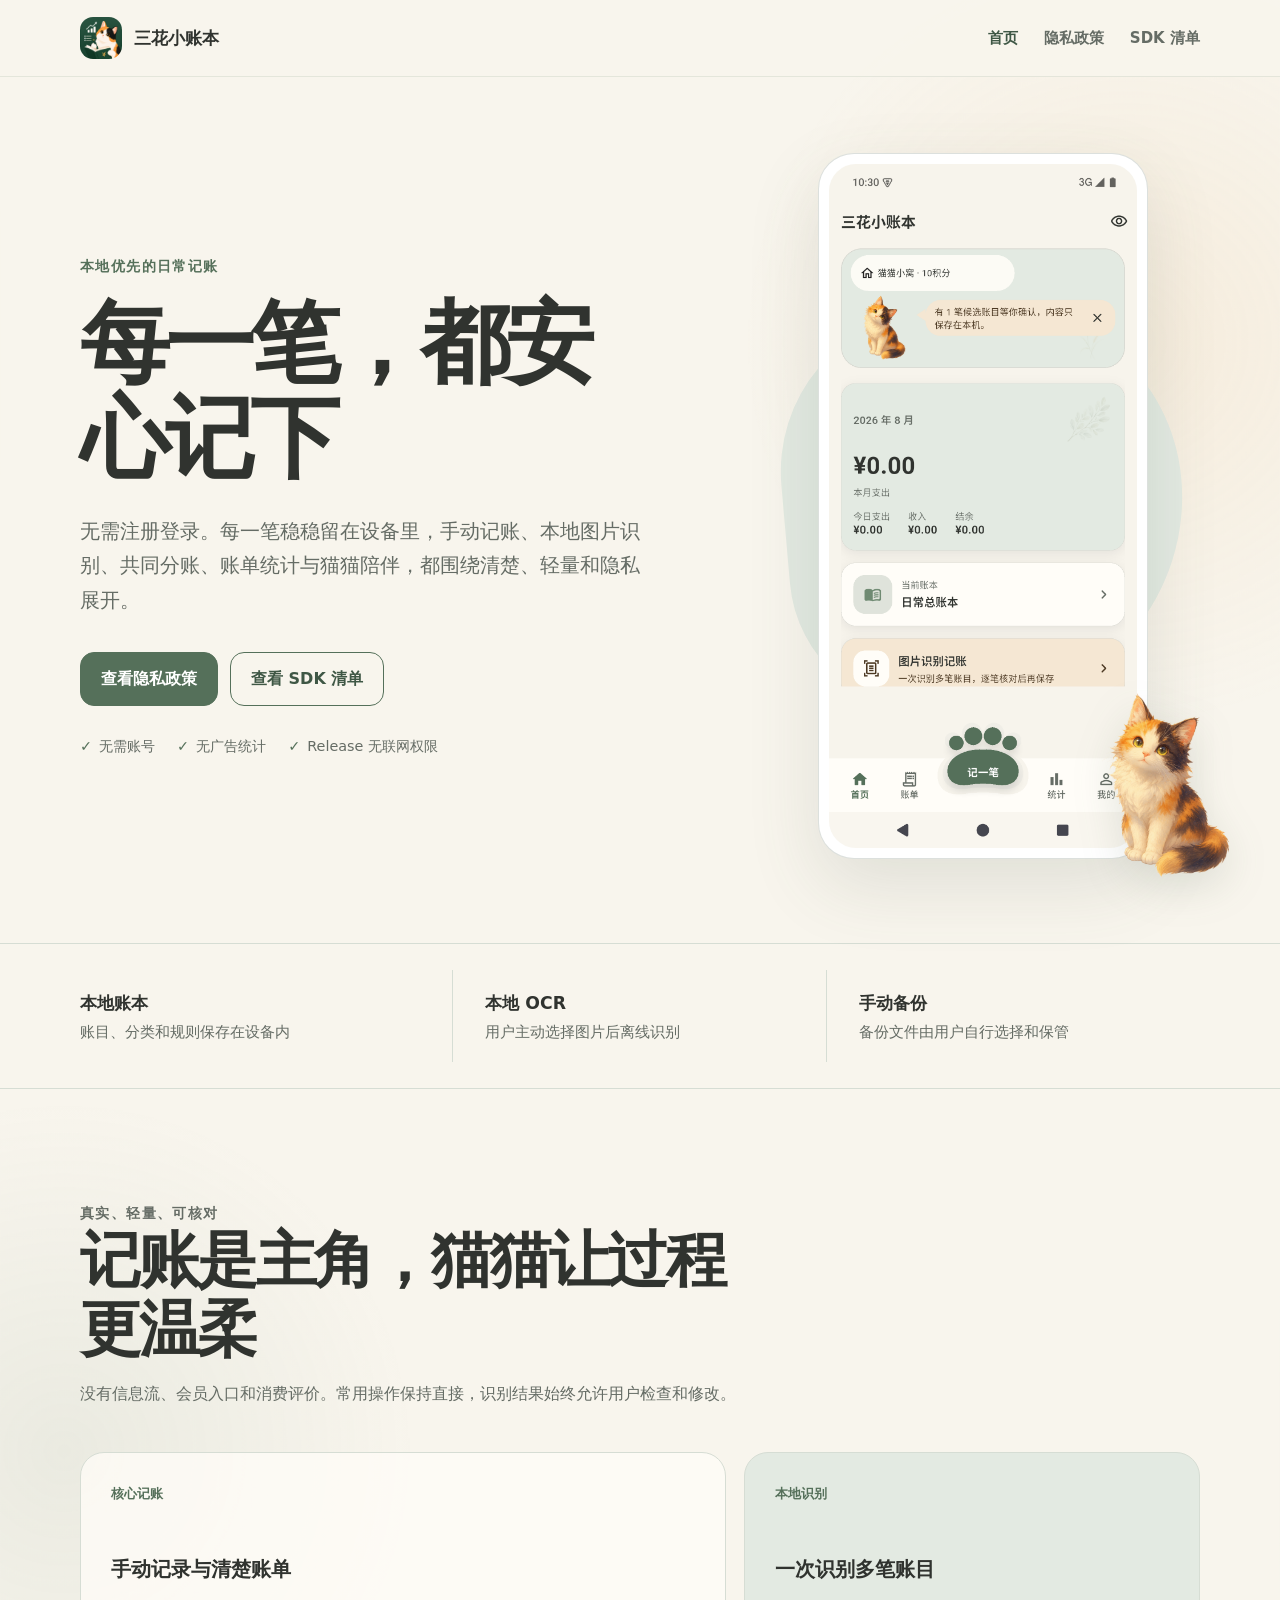
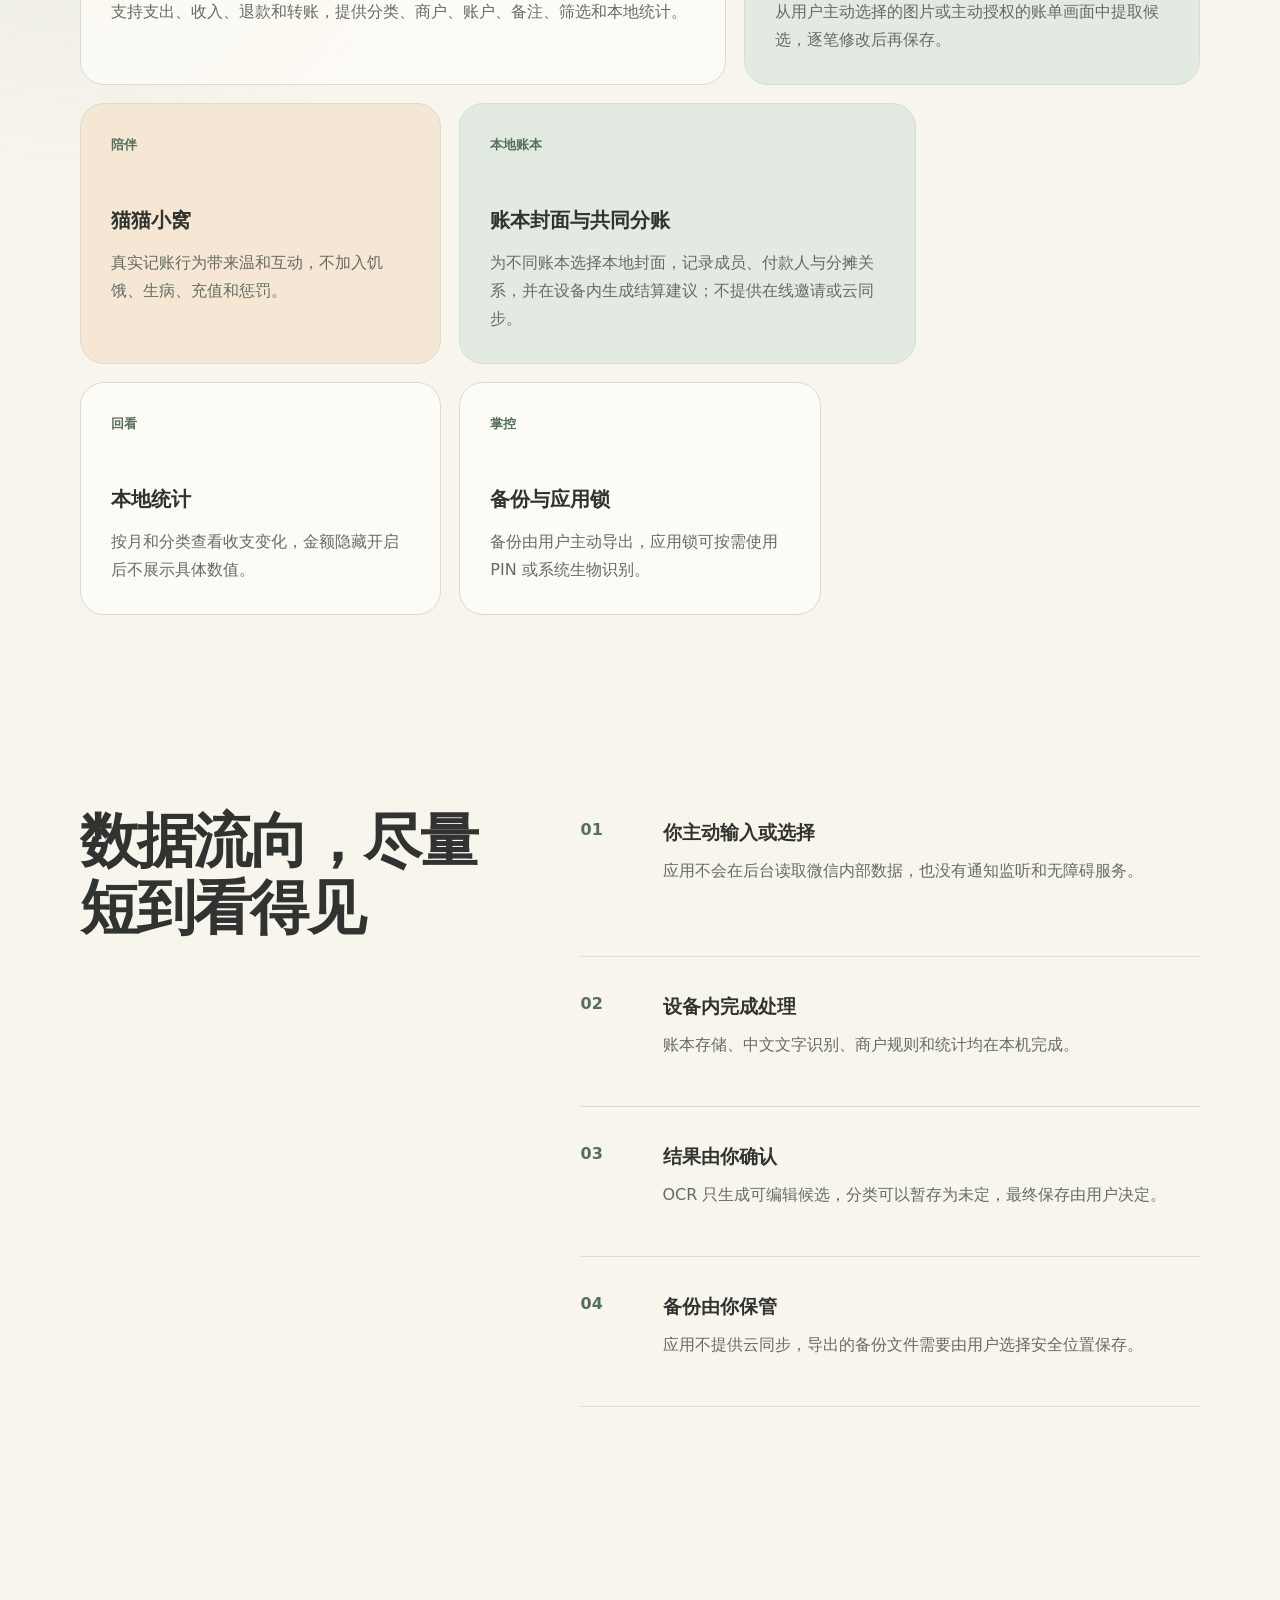
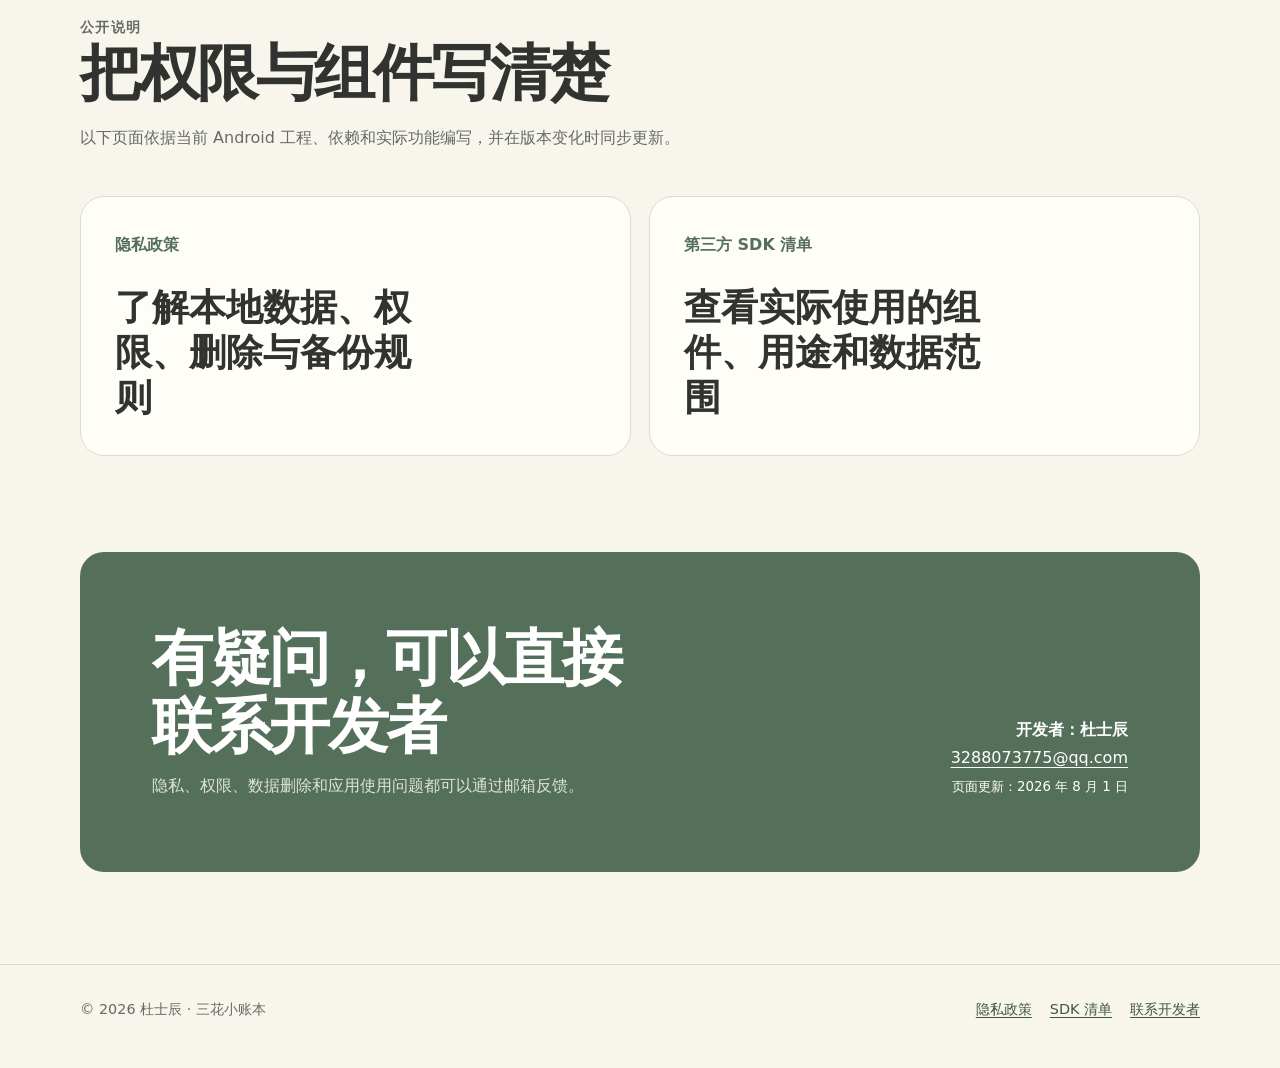
<file: index.html>
<!doctype html>
<html lang="zh-CN">
  <head>
    <meta charset="utf-8">
    <meta name="viewport" content="width=device-width, initial-scale=1">
    <meta name="description" content="三花小账本是一款无需注册、本地优先、支持图片识别、共同分账和三花猫陪伴的 Android 日常记账应用。">
    <meta name="theme-color" content="#55705A">
    <title>三花小账本｜本地优先的日常记账应用</title>
    <link rel="icon" href="favicon.png">
    <link rel="stylesheet" href="styles.css">
  </head>
  <body>
    <a class="skip-link" href="#main">跳到主要内容</a>
    <header class="site-header">
      <nav class="nav" aria-label="主要导航">
        <a class="brand" href="index.html" aria-current="page">
          <img src="assets/app-icon.png" alt="">
          <span>三花小账本</span>
        </a>
        <ul class="nav-links">
          <li><a href="index.html" aria-current="page">首页</a></li>
          <li><a href="privacy.html">隐私政策</a></li>
          <li><a href="sdk.html">SDK 清单</a></li>
        </ul>
      </nav>
    </header>

    <main id="main">
      <section class="page hero">
        <div class="hero-copy">
          <p class="eyebrow">本地优先的日常记账</p>
          <h1>每一笔，都安心记下</h1>
          <p class="hero-lead">无需注册登录。每一笔稳稳留在设备里，手动记账、本地图片识别、共同分账、账单统计与猫猫陪伴，都围绕清楚、轻量和隐私展开。</p>
          <div class="actions">
            <a class="button" href="privacy.html">查看隐私政策</a>
            <a class="button secondary" href="sdk.html">查看 SDK 清单</a>
          </div>
          <ul class="trust-line" aria-label="隐私特点">
            <li>无需账号</li>
            <li>无广告统计</li>
            <li>Release 无联网权限</li>
          </ul>
        </div>
        <div class="phone-stage" aria-label="三花小账本应用首页预览">
          <figure class="phone">
            <img src="assets/app-preview-v2.png" alt="三花小账本首页，包含猫猫小窝、本月概览、当前账本和图片识别记账入口">
          </figure>
          <img class="cat-friend" src="assets/cat-normal.png" alt="">
        </div>
      </section>

      <section class="fact-strip" aria-label="应用基本信息">
        <div class="page facts">
          <div class="fact">
            <strong>本地账本</strong>
            <span>账目、分类和规则保存在设备内</span>
          </div>
          <div class="fact">
            <strong>本地 OCR</strong>
            <span>用户主动选择图片后离线识别</span>
          </div>
          <div class="fact">
            <strong>手动备份</strong>
            <span>备份文件由用户自行选择和保管</span>
          </div>
        </div>
      </section>

      <section class="page section" id="features">
        <div class="section-heading">
          <p class="eyebrow">真实、轻量、可核对</p>
          <h2>记账是主角，猫猫让过程更温柔</h2>
          <p>没有信息流、会员入口和消费评价。常用操作保持直接，识别结果始终允许用户检查和修改。</p>
        </div>
        <div class="feature-grid">
          <article class="feature wide">
            <span class="feature-index">核心记账</span>
            <h3>手动记录与清楚账单</h3>
            <p>支持支出、收入、退款和转账，提供分类、商户、账户、备注、筛选和本地统计。</p>
          </article>
          <article class="feature medium">
            <span class="feature-index">本地识别</span>
            <h3>一次识别多笔账目</h3>
            <p>从用户主动选择的图片或主动授权的账单画面中提取候选，逐笔修改后再保存。</p>
          </article>
          <article class="feature accent">
            <span class="feature-index">陪伴</span>
            <h3>猫猫小窝</h3>
            <p>真实记账行为带来温和互动，不加入饥饿、生病、充值和惩罚。</p>
          </article>
          <article class="feature medium">
            <span class="feature-index">本地账本</span>
            <h3>账本封面与共同分账</h3>
            <p>为不同账本选择本地封面，记录成员、付款人与分摊关系，并在设备内生成结算建议；不提供在线邀请或云同步。</p>
          </article>
          <article class="feature">
            <span class="feature-index">回看</span>
            <h3>本地统计</h3>
            <p>按月和分类查看收支变化，金额隐藏开启后不展示具体数值。</p>
          </article>
          <article class="feature">
            <span class="feature-index">掌控</span>
            <h3>备份与应用锁</h3>
            <p>备份由用户主动导出，应用锁可按需使用 PIN 或系统生物识别。</p>
          </article>
        </div>
      </section>

      <section class="page section privacy-flow" id="privacy">
        <h2>数据流向，尽量短到看得见</h2>
        <ol class="flow-list">
          <li>
            <strong>你主动输入或选择</strong>
            <p>应用不会在后台读取微信内部数据，也没有通知监听和无障碍服务。</p>
          </li>
          <li>
            <strong>设备内完成处理</strong>
            <p>账本存储、中文文字识别、商户规则和统计均在本机完成。</p>
          </li>
          <li>
            <strong>结果由你确认</strong>
            <p>OCR 只生成可编辑候选，分类可以暂存为未定，最终保存由用户决定。</p>
          </li>
          <li>
            <strong>备份由你保管</strong>
            <p>应用不提供云同步，导出的备份文件需要由用户选择安全位置保存。</p>
          </li>
        </ol>
      </section>

      <section class="page section" id="public-notes">
        <div class="section-heading">
          <p class="eyebrow">公开说明</p>
          <h2>把权限与组件写清楚</h2>
          <p>以下页面依据当前 Android 工程、依赖和实际功能编写，并在版本变化时同步更新。</p>
        </div>
        <div class="public-notes">
          <a class="note-link" href="privacy.html">
            <span>隐私政策</span>
            <h3>了解本地数据、权限、删除与备份规则</h3>
          </a>
          <a class="note-link" href="sdk.html">
            <span>第三方 SDK 清单</span>
            <h3>查看实际使用的组件、用途和数据范围</h3>
          </a>
        </div>
      </section>

      <section class="page contact-band" id="contact">
        <div>
          <h2>有疑问，可以直接联系开发者</h2>
          <p>隐私、权限、数据删除和应用使用问题都可以通过邮箱反馈。</p>
        </div>
        <div class="contact-meta">
          <strong>开发者：杜士辰</strong><br>
          <a href="mailto:3288073775@qq.com">3288073775@qq.com</a><br>
          <small>页面更新：2026 年 8 月 1 日</small>
        </div>
      </section>
    </main>

    <footer class="site-footer">
      <div class="footer-inner">
        <span>© 2026 杜士辰 · 三花小账本</span>
        <div class="footer-links">
          <a href="privacy.html">隐私政策</a>
          <a href="sdk.html">SDK 清单</a>
          <a href="mailto:3288073775@qq.com">联系开发者</a>
        </div>
      </div>
    </footer>
  </body>
</html>
</file>
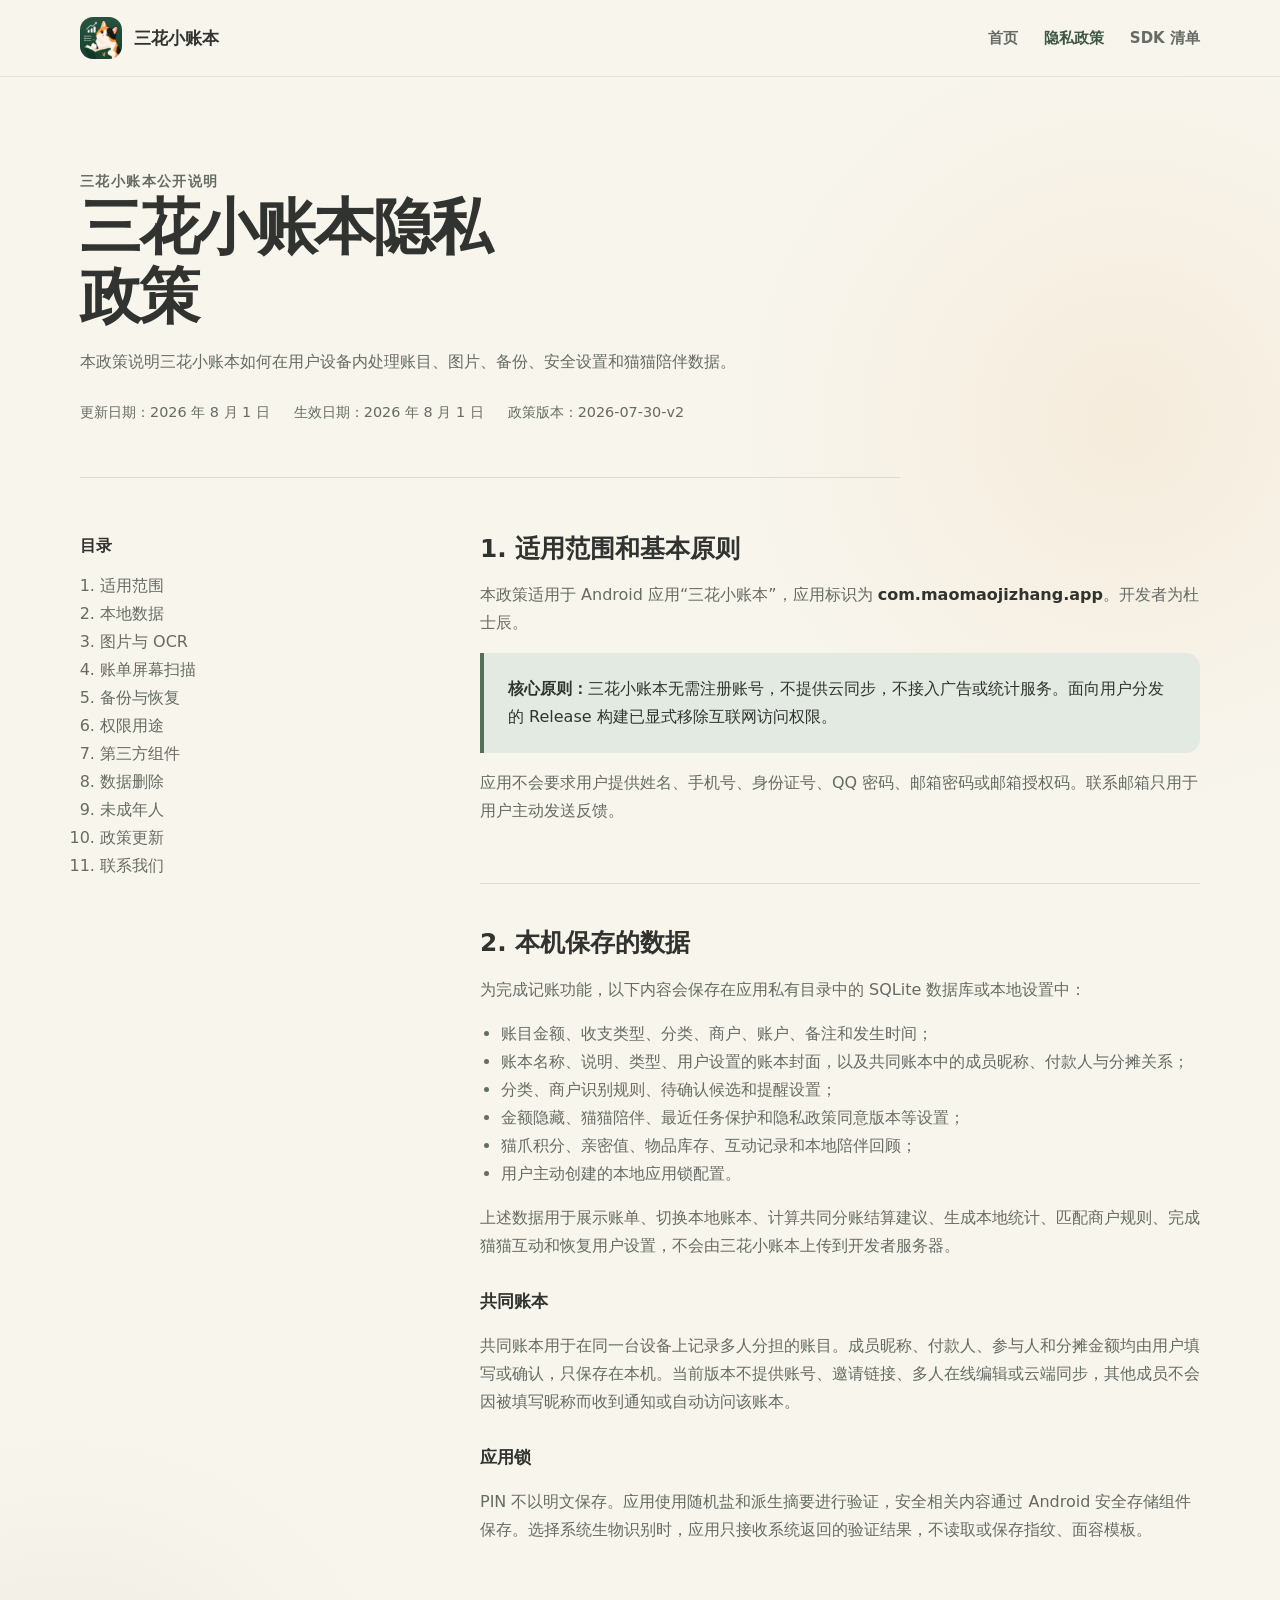
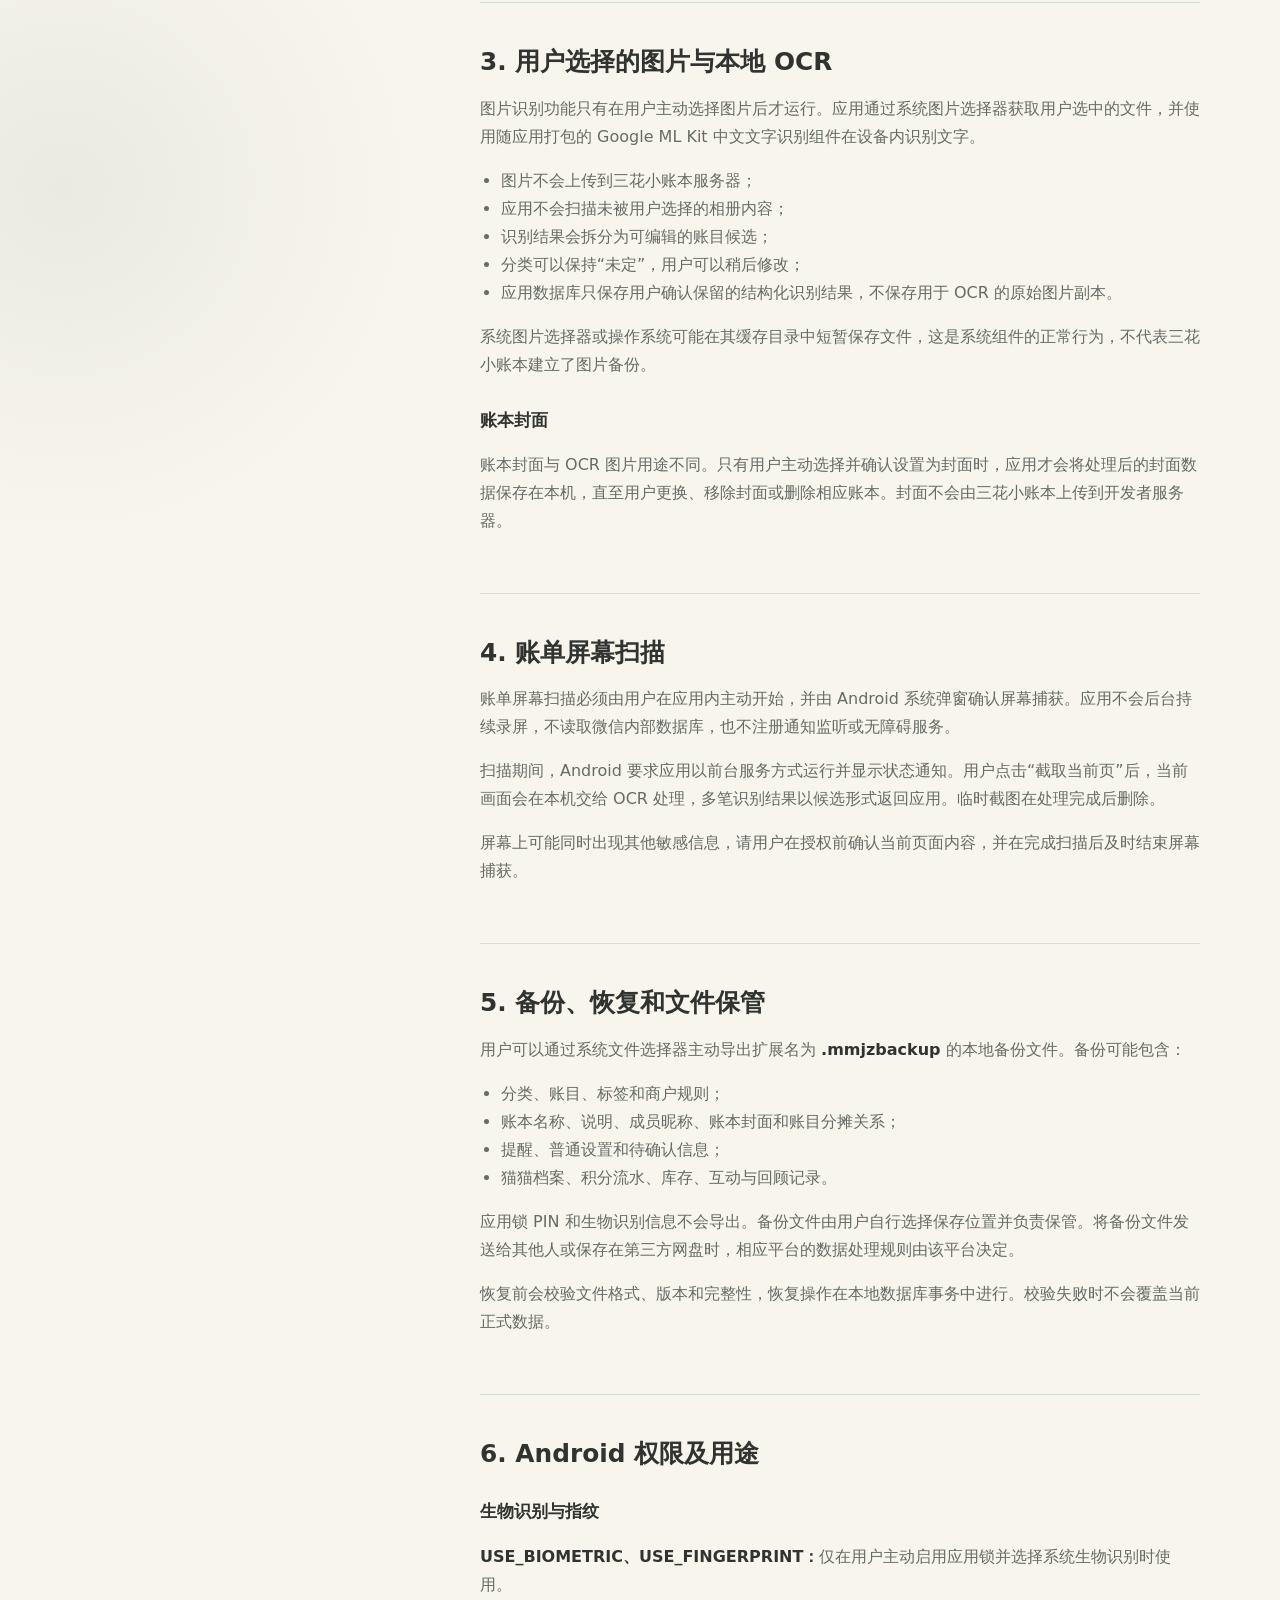
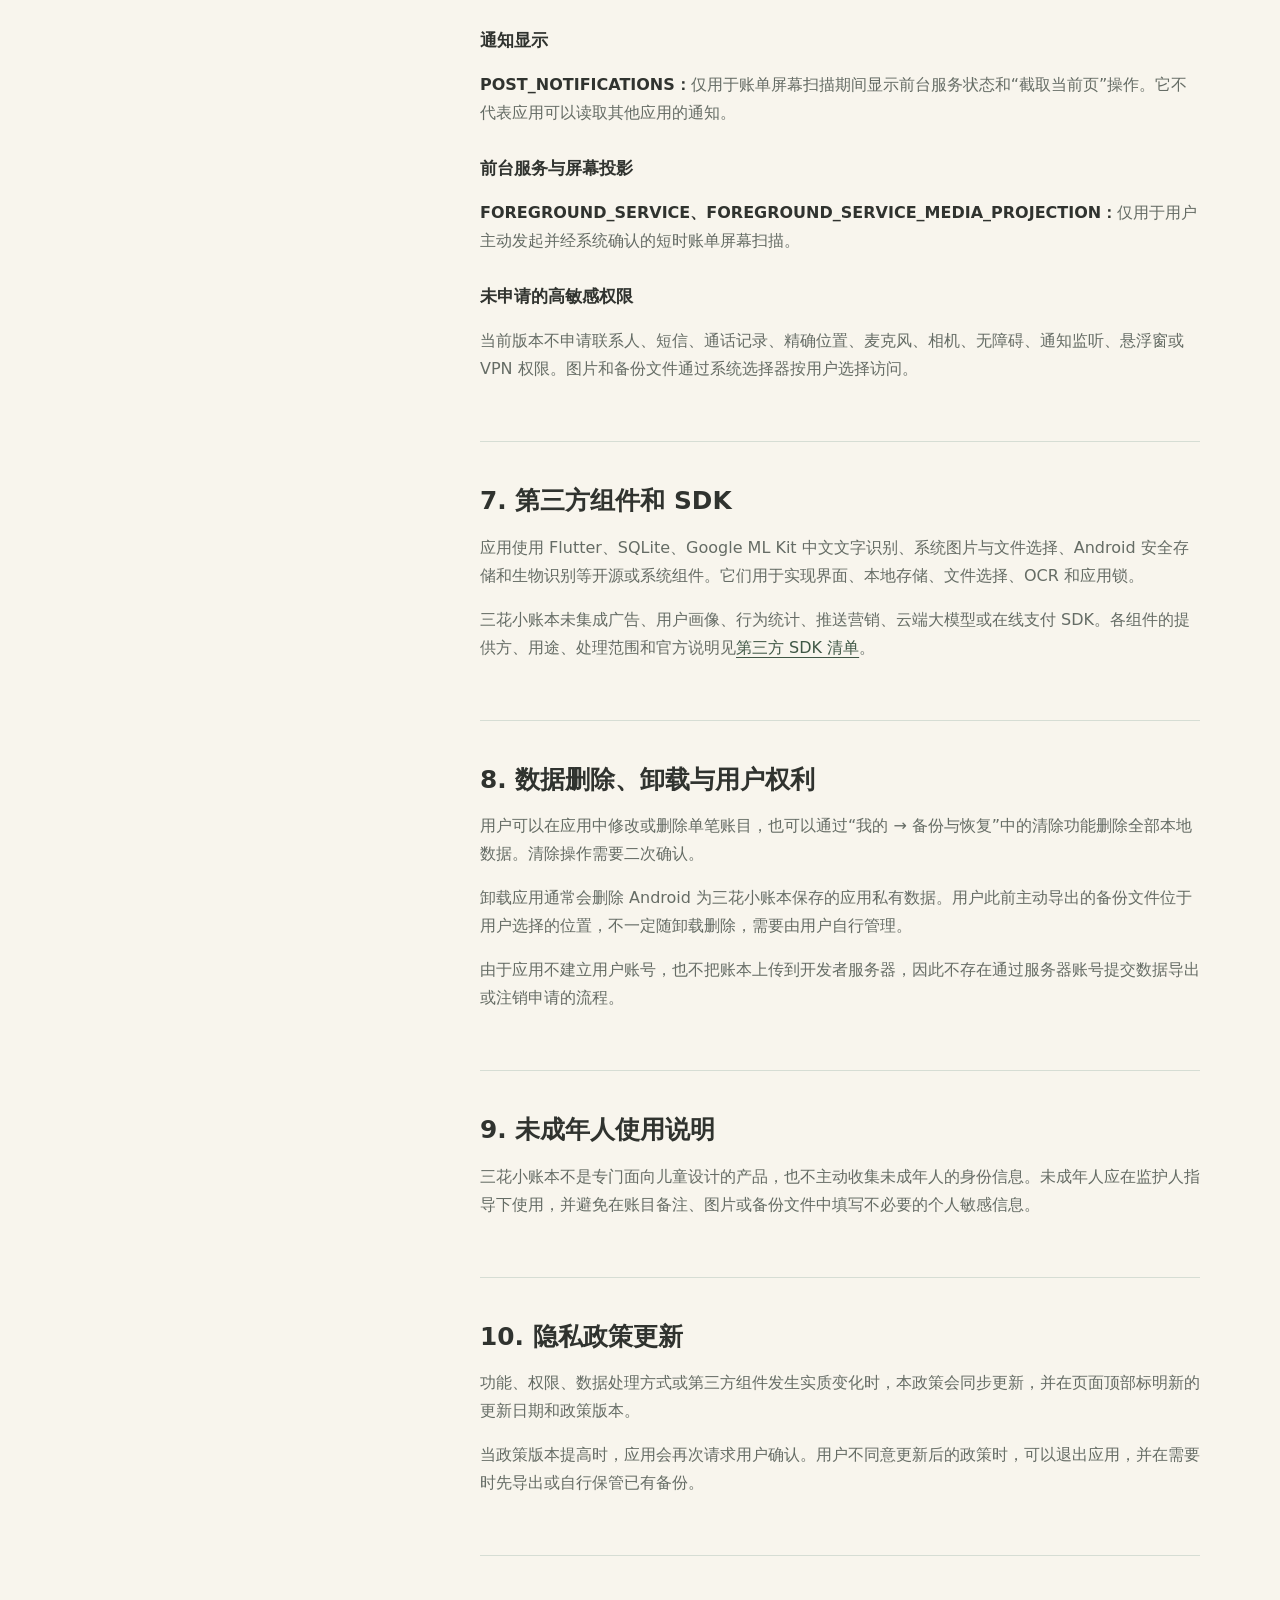
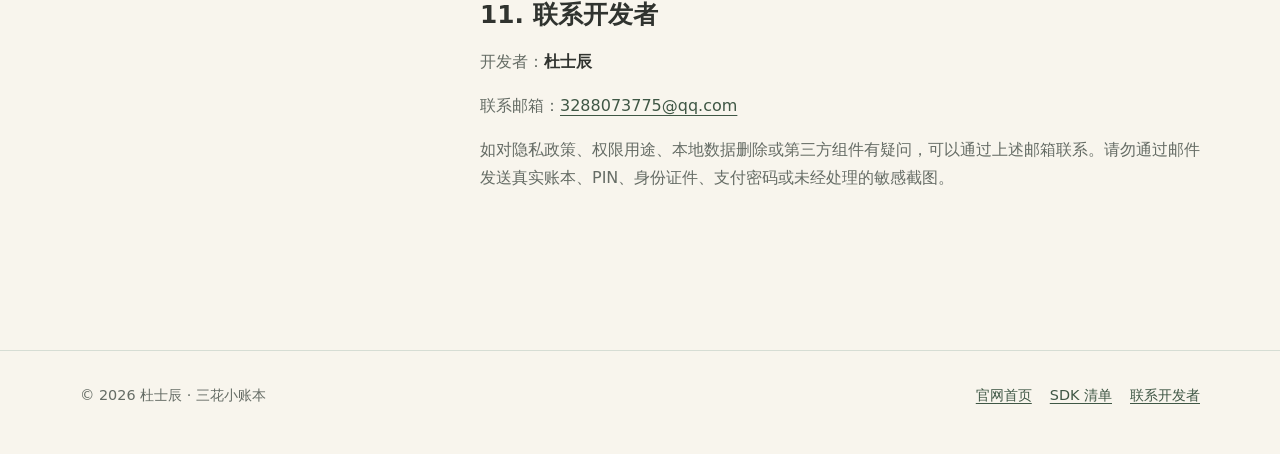
<file: privacy.html>
<!doctype html>
<html lang="zh-CN">
  <head>
    <meta charset="utf-8">
    <meta name="viewport" content="width=device-width, initial-scale=1">
    <meta name="description" content="三花小账本隐私政策，说明本地账本、共同分账、账本封面、图片 OCR、备份、权限和第三方组件。">
    <meta name="theme-color" content="#55705A">
    <title>隐私政策｜三花小账本</title>
    <link rel="icon" href="favicon.png">
    <link rel="stylesheet" href="styles.css">
  </head>
  <body>
    <a class="skip-link" href="#main">跳到主要内容</a>
    <header class="site-header">
      <nav class="nav" aria-label="主要导航">
        <a class="brand" href="index.html">
          <img src="assets/app-icon.png" alt="">
          <span>三花小账本</span>
        </a>
        <ul class="nav-links">
          <li><a href="index.html">首页</a></li>
          <li><a href="privacy.html" aria-current="page">隐私政策</a></li>
          <li><a href="sdk.html">SDK 清单</a></li>
        </ul>
      </nav>
    </header>

    <main id="main" class="page policy-main">
      <header class="policy-header">
        <p class="eyebrow">三花小账本公开说明</p>
        <h1>三花小账本隐私政策</h1>
        <p>本政策说明三花小账本如何在用户设备内处理账目、图片、备份、安全设置和猫猫陪伴数据。</p>
        <div class="policy-meta">
          <span>更新日期：2026 年 8 月 1 日</span>
          <span>生效日期：2026 年 8 月 1 日</span>
          <span>政策版本：2026-07-30-v2</span>
        </div>
      </header>

      <div class="policy-layout">
        <nav class="toc" aria-label="隐私政策目录">
          <strong>目录</strong>
          <ol>
            <li><a href="#scope">适用范围</a></li>
            <li><a href="#local-data">本地数据</a></li>
            <li><a href="#ocr">图片与 OCR</a></li>
            <li><a href="#capture">账单屏幕扫描</a></li>
            <li><a href="#backup">备份与恢复</a></li>
            <li><a href="#permissions">权限用途</a></li>
            <li><a href="#components">第三方组件</a></li>
            <li><a href="#delete">数据删除</a></li>
            <li><a href="#children">未成年人</a></li>
            <li><a href="#updates">政策更新</a></li>
            <li><a href="#contact">联系我们</a></li>
          </ol>
        </nav>

        <article class="policy-content">
          <section id="scope">
            <h2>1. 适用范围和基本原则</h2>
            <p>本政策适用于 Android 应用“三花小账本”，应用标识为 <strong>com.maomaojizhang.app</strong>。开发者为杜士辰。</p>
            <div class="notice">
              <strong>核心原则：</strong>三花小账本无需注册账号，不提供云同步，不接入广告或统计服务。面向用户分发的 Release 构建已显式移除互联网访问权限。
            </div>
            <p>应用不会要求用户提供姓名、手机号、身份证号、QQ 密码、邮箱密码或邮箱授权码。联系邮箱只用于用户主动发送反馈。</p>
          </section>

          <section id="local-data">
            <h2>2. 本机保存的数据</h2>
            <p>为完成记账功能，以下内容会保存在应用私有目录中的 SQLite 数据库或本地设置中：</p>
            <ul>
              <li>账目金额、收支类型、分类、商户、账户、备注和发生时间；</li>
              <li>账本名称、说明、类型、用户设置的账本封面，以及共同账本中的成员昵称、付款人与分摊关系；</li>
              <li>分类、商户识别规则、待确认候选和提醒设置；</li>
              <li>金额隐藏、猫猫陪伴、最近任务保护和隐私政策同意版本等设置；</li>
              <li>猫爪积分、亲密值、物品库存、互动记录和本地陪伴回顾；</li>
              <li>用户主动创建的本地应用锁配置。</li>
            </ul>
            <p>上述数据用于展示账单、切换本地账本、计算共同分账结算建议、生成本地统计、匹配商户规则、完成猫猫互动和恢复用户设置，不会由三花小账本上传到开发者服务器。</p>
            <h3>共同账本</h3>
            <p>共同账本用于在同一台设备上记录多人分担的账目。成员昵称、付款人、参与人和分摊金额均由用户填写或确认，只保存在本机。当前版本不提供账号、邀请链接、多人在线编辑或云端同步，其他成员不会因被填写昵称而收到通知或自动访问该账本。</p>
            <h3>应用锁</h3>
            <p>PIN 不以明文保存。应用使用随机盐和派生摘要进行验证，安全相关内容通过 Android 安全存储组件保存。选择系统生物识别时，应用只接收系统返回的验证结果，不读取或保存指纹、面容模板。</p>
          </section>

          <section id="ocr">
            <h2>3. 用户选择的图片与本地 OCR</h2>
            <p>图片识别功能只有在用户主动选择图片后才运行。应用通过系统图片选择器获取用户选中的文件，并使用随应用打包的 Google ML Kit 中文文字识别组件在设备内识别文字。</p>
            <ul>
              <li>图片不会上传到三花小账本服务器；</li>
              <li>应用不会扫描未被用户选择的相册内容；</li>
              <li>识别结果会拆分为可编辑的账目候选；</li>
              <li>分类可以保持“未定”，用户可以稍后修改；</li>
              <li>应用数据库只保存用户确认保留的结构化识别结果，不保存用于 OCR 的原始图片副本。</li>
            </ul>
            <p>系统图片选择器或操作系统可能在其缓存目录中短暂保存文件，这是系统组件的正常行为，不代表三花小账本建立了图片备份。</p>
            <h3>账本封面</h3>
            <p>账本封面与 OCR 图片用途不同。只有用户主动选择并确认设置为封面时，应用才会将处理后的封面数据保存在本机，直至用户更换、移除封面或删除相应账本。封面不会由三花小账本上传到开发者服务器。</p>
          </section>

          <section id="capture">
            <h2>4. 账单屏幕扫描</h2>
            <p>账单屏幕扫描必须由用户在应用内主动开始，并由 Android 系统弹窗确认屏幕捕获。应用不会后台持续录屏，不读取微信内部数据库，也不注册通知监听或无障碍服务。</p>
            <p>扫描期间，Android 要求应用以前台服务方式运行并显示状态通知。用户点击“截取当前页”后，当前画面会在本机交给 OCR 处理，多笔识别结果以候选形式返回应用。临时截图在处理完成后删除。</p>
            <p>屏幕上可能同时出现其他敏感信息，请用户在授权前确认当前页面内容，并在完成扫描后及时结束屏幕捕获。</p>
          </section>

          <section id="backup">
            <h2>5. 备份、恢复和文件保管</h2>
            <p>用户可以通过系统文件选择器主动导出扩展名为 <strong>.mmjzbackup</strong> 的本地备份文件。备份可能包含：</p>
            <ul>
              <li>分类、账目、标签和商户规则；</li>
              <li>账本名称、说明、成员昵称、账本封面和账目分摊关系；</li>
              <li>提醒、普通设置和待确认信息；</li>
              <li>猫猫档案、积分流水、库存、互动与回顾记录。</li>
            </ul>
            <p>应用锁 PIN 和生物识别信息不会导出。备份文件由用户自行选择保存位置并负责保管。将备份文件发送给其他人或保存在第三方网盘时，相应平台的数据处理规则由该平台决定。</p>
            <p>恢复前会校验文件格式、版本和完整性，恢复操作在本地数据库事务中进行。校验失败时不会覆盖当前正式数据。</p>
          </section>

          <section id="permissions">
            <h2>6. Android 权限及用途</h2>
            <h3>生物识别与指纹</h3>
            <p><strong>USE_BIOMETRIC、USE_FINGERPRINT：</strong>仅在用户主动启用应用锁并选择系统生物识别时使用。</p>
            <h3>通知显示</h3>
            <p><strong>POST_NOTIFICATIONS：</strong>仅用于账单屏幕扫描期间显示前台服务状态和“截取当前页”操作。它不代表应用可以读取其他应用的通知。</p>
            <h3>前台服务与屏幕投影</h3>
            <p><strong>FOREGROUND_SERVICE、FOREGROUND_SERVICE_MEDIA_PROJECTION：</strong>仅用于用户主动发起并经系统确认的短时账单屏幕扫描。</p>
            <h3>未申请的高敏感权限</h3>
            <p>当前版本不申请联系人、短信、通话记录、精确位置、麦克风、相机、无障碍、通知监听、悬浮窗或 VPN 权限。图片和备份文件通过系统选择器按用户选择访问。</p>
          </section>

          <section id="components">
            <h2>7. 第三方组件和 SDK</h2>
            <p>应用使用 Flutter、SQLite、Google ML Kit 中文文字识别、系统图片与文件选择、Android 安全存储和生物识别等开源或系统组件。它们用于实现界面、本地存储、文件选择、OCR 和应用锁。</p>
            <p>三花小账本未集成广告、用户画像、行为统计、推送营销、云端大模型或在线支付 SDK。各组件的提供方、用途、处理范围和官方说明见<a href="sdk.html">第三方 SDK 清单</a>。</p>
          </section>

          <section id="delete">
            <h2>8. 数据删除、卸载与用户权利</h2>
            <p>用户可以在应用中修改或删除单笔账目，也可以通过“我的 → 备份与恢复”中的清除功能删除全部本地数据。清除操作需要二次确认。</p>
            <p>卸载应用通常会删除 Android 为三花小账本保存的应用私有数据。用户此前主动导出的备份文件位于用户选择的位置，不一定随卸载删除，需要由用户自行管理。</p>
            <p>由于应用不建立用户账号，也不把账本上传到开发者服务器，因此不存在通过服务器账号提交数据导出或注销申请的流程。</p>
          </section>

          <section id="children">
            <h2>9. 未成年人使用说明</h2>
            <p>三花小账本不是专门面向儿童设计的产品，也不主动收集未成年人的身份信息。未成年人应在监护人指导下使用，并避免在账目备注、图片或备份文件中填写不必要的个人敏感信息。</p>
          </section>

          <section id="updates">
            <h2>10. 隐私政策更新</h2>
            <p>功能、权限、数据处理方式或第三方组件发生实质变化时，本政策会同步更新，并在页面顶部标明新的更新日期和政策版本。</p>
            <p>当政策版本提高时，应用会再次请求用户确认。用户不同意更新后的政策时，可以退出应用，并在需要时先导出或自行保管已有备份。</p>
          </section>

          <section id="contact">
            <h2>11. 联系开发者</h2>
            <p>开发者：<strong>杜士辰</strong></p>
            <p>联系邮箱：<a href="mailto:3288073775@qq.com">3288073775@qq.com</a></p>
            <p>如对隐私政策、权限用途、本地数据删除或第三方组件有疑问，可以通过上述邮箱联系。请勿通过邮件发送真实账本、PIN、身份证件、支付密码或未经处理的敏感截图。</p>
          </section>
        </article>
      </div>
    </main>

    <footer class="site-footer">
      <div class="footer-inner">
        <span>© 2026 杜士辰 · 三花小账本</span>
        <div class="footer-links">
          <a href="index.html">官网首页</a>
          <a href="sdk.html">SDK 清单</a>
          <a href="mailto:3288073775@qq.com">联系开发者</a>
        </div>
      </div>
    </footer>
  </body>
</html>
</file>
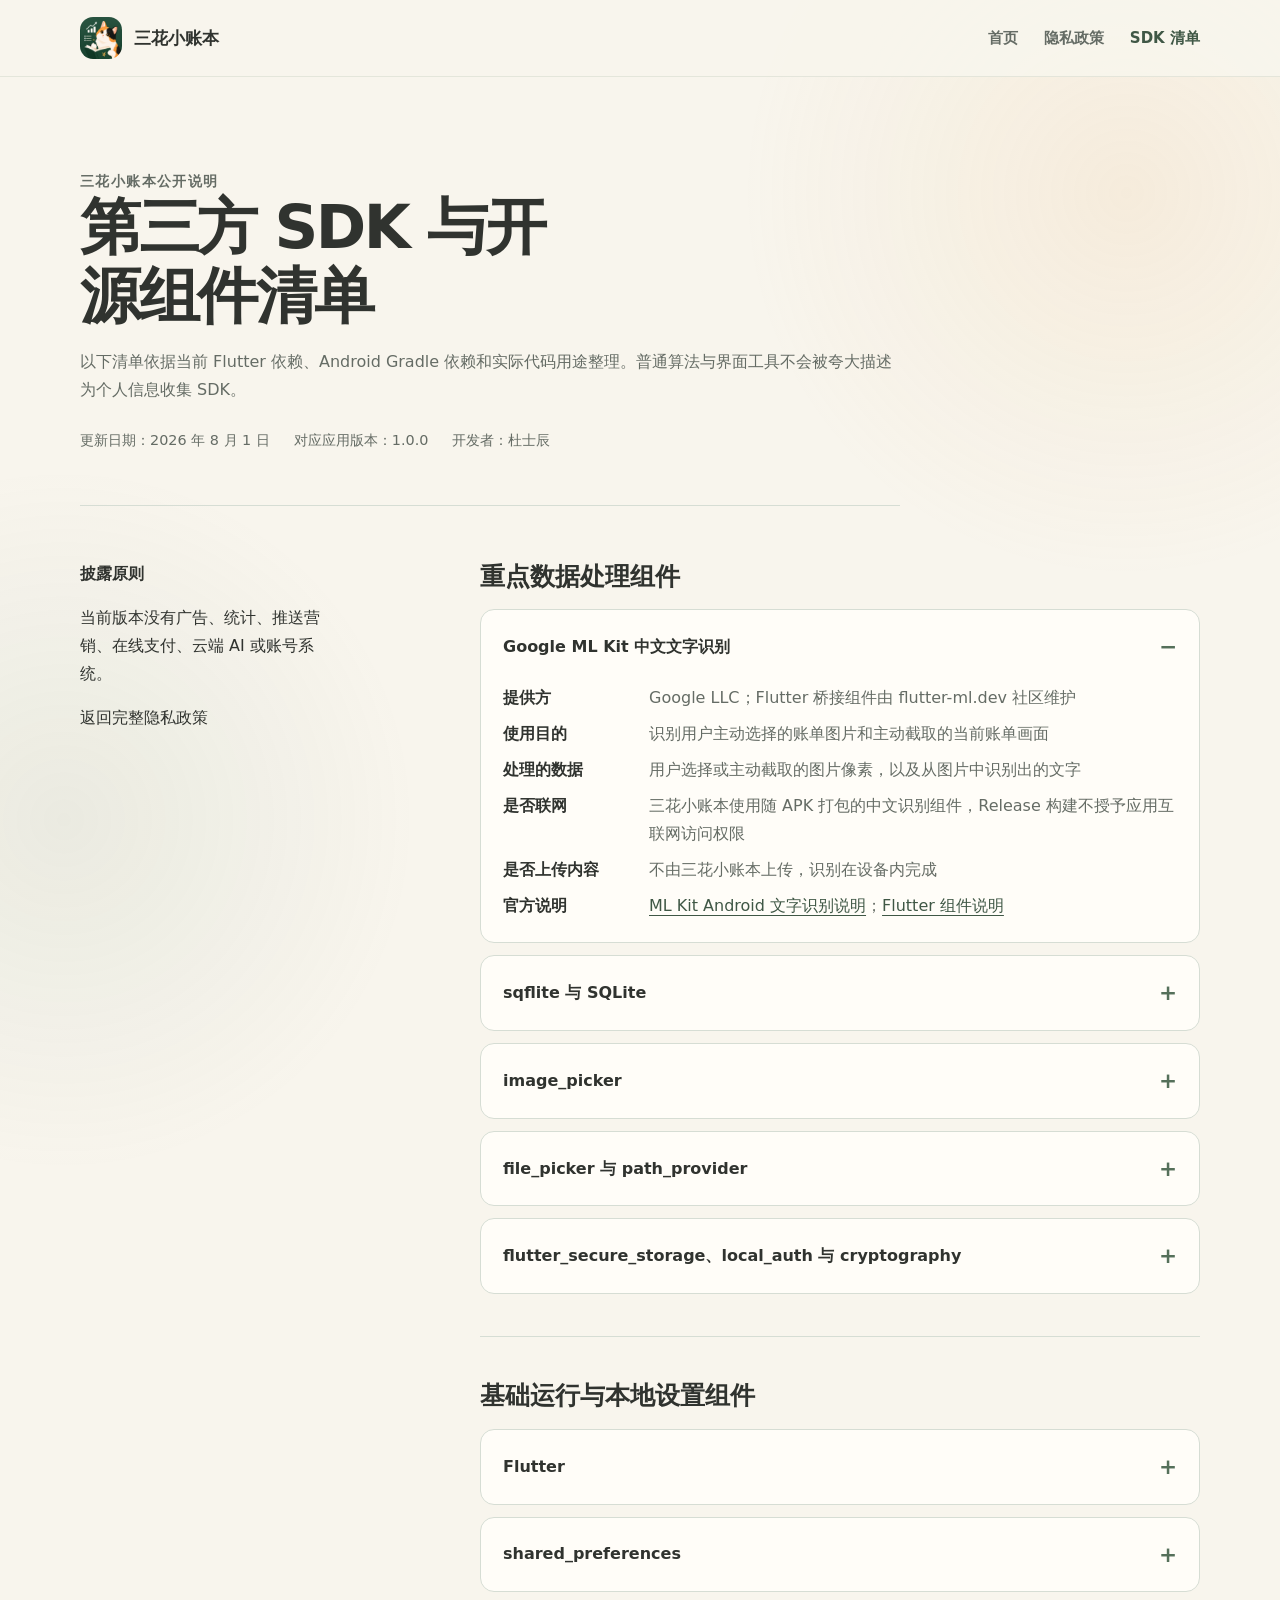
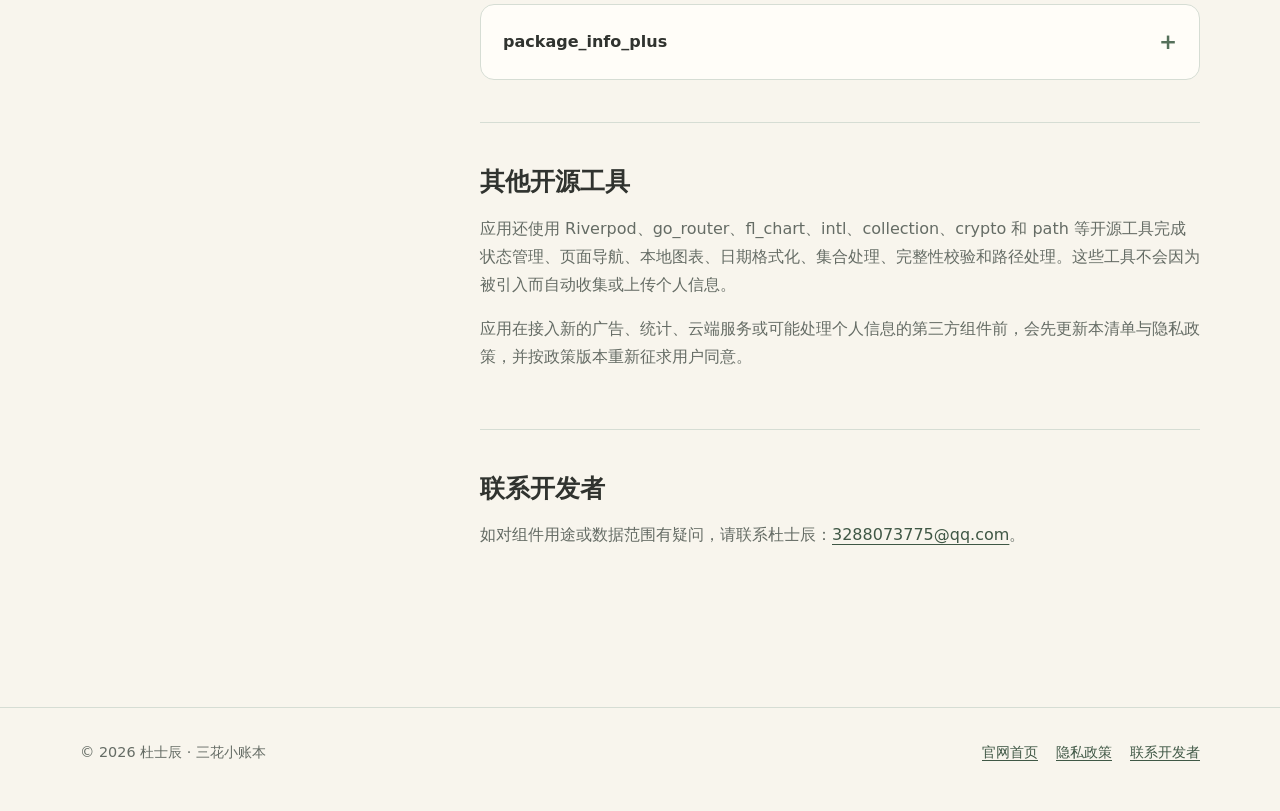
<file: sdk.html>
<!doctype html>
<html lang="zh-CN">
  <head>
    <meta charset="utf-8">
    <meta name="viewport" content="width=device-width, initial-scale=1">
    <meta name="description" content="三花小账本第三方 SDK 与开源组件清单，包括 Flutter、SQLite、ML Kit、本地文件选择和安全组件。">
    <meta name="theme-color" content="#55705A">
    <title>第三方 SDK 清单｜三花小账本</title>
    <link rel="icon" href="favicon.png">
    <link rel="stylesheet" href="styles.css">
  </head>
  <body>
    <a class="skip-link" href="#main">跳到主要内容</a>
    <header class="site-header">
      <nav class="nav" aria-label="主要导航">
        <a class="brand" href="index.html">
          <img src="assets/app-icon.png" alt="">
          <span>三花小账本</span>
        </a>
        <ul class="nav-links">
          <li><a href="index.html">首页</a></li>
          <li><a href="privacy.html">隐私政策</a></li>
          <li><a href="sdk.html" aria-current="page">SDK 清单</a></li>
        </ul>
      </nav>
    </header>

    <main id="main" class="page policy-main">
      <header class="policy-header">
        <p class="eyebrow">三花小账本公开说明</p>
        <h1>第三方 SDK 与开源组件清单</h1>
        <p>以下清单依据当前 Flutter 依赖、Android Gradle 依赖和实际代码用途整理。普通算法与界面工具不会被夸大描述为个人信息收集 SDK。</p>
        <div class="policy-meta">
          <span>更新日期：2026 年 8 月 1 日</span>
          <span>对应应用版本：1.0.0</span>
          <span>开发者：杜士辰</span>
        </div>
      </header>

      <div class="policy-layout">
        <aside class="toc">
          <strong>披露原则</strong>
          <p>当前版本没有广告、统计、推送营销、在线支付、云端 AI 或账号系统。</p>
          <p><a href="privacy.html">返回完整隐私政策</a></p>
        </aside>

        <article class="policy-content">
          <section>
            <h2>重点数据处理组件</h2>
            <div class="sdk-list">
              <details class="sdk-item" open>
                <summary>Google ML Kit 中文文字识别</summary>
                <div class="sdk-body">
                  <dl>
                    <dt>提供方</dt><dd>Google LLC；Flutter 桥接组件由 flutter-ml.dev 社区维护</dd>
                    <dt>使用目的</dt><dd>识别用户主动选择的账单图片和主动截取的当前账单画面</dd>
                    <dt>处理的数据</dt><dd>用户选择或主动截取的图片像素，以及从图片中识别出的文字</dd>
                    <dt>是否联网</dt><dd>三花小账本使用随 APK 打包的中文识别组件，Release 构建不授予应用互联网访问权限</dd>
                    <dt>是否上传内容</dt><dd>不由三花小账本上传，识别在设备内完成</dd>
                    <dt>官方说明</dt><dd><a href="https://developers.google.com/ml-kit/vision/text-recognition/v2/android" rel="noopener noreferrer">ML Kit Android 文字识别说明</a>；<a href="https://pub.dev/packages/google_mlkit_text_recognition" rel="noopener noreferrer">Flutter 组件说明</a></dd>
                  </dl>
                </div>
              </details>

              <details class="sdk-item">
                <summary>sqflite 与 SQLite</summary>
                <div class="sdk-body">
                  <dl>
                    <dt>提供方</dt><dd>tekartik.com 社区与 SQLite 项目</dd>
                    <dt>使用目的</dt><dd>在应用私有目录保存账本、账目、分类、共同分账、规则、设置和猫猫成长数据</dd>
                    <dt>处理的数据</dt><dd>用户输入或确认保存的本地结构化数据，以及用户主动设置的账本封面数据</dd>
                    <dt>是否联网</dt><dd>否</dd>
                    <dt>是否上传内容</dt><dd>否</dd>
                    <dt>官方说明</dt><dd><a href="https://pub.dev/packages/sqflite" rel="noopener noreferrer">sqflite 组件说明</a>；<a href="https://www.sqlite.org/about.html" rel="noopener noreferrer">SQLite 项目说明</a></dd>
                  </dl>
                </div>
              </details>

              <details class="sdk-item">
                <summary>image_picker</summary>
                <div class="sdk-body">
                  <dl>
                    <dt>提供方</dt><dd>Flutter 官方团队</dd>
                    <dt>使用目的</dt><dd>调用系统图片选择器，让用户主动选择需要识别的账单图片或需要设置的账本封面</dd>
                    <dt>处理的数据</dt><dd>用户明确选择的图片文件路径和图片内容；OCR 图片只用于当次识别，用户确认设置的封面会保存在本机</dd>
                    <dt>是否联网</dt><dd>否</dd>
                    <dt>是否上传内容</dt><dd>否</dd>
                    <dt>官方说明</dt><dd><a href="https://pub.dev/packages/image_picker" rel="noopener noreferrer">image_picker 组件说明</a></dd>
                  </dl>
                </div>
              </details>

              <details class="sdk-item">
                <summary>file_picker 与 path_provider</summary>
                <div class="sdk-body">
                  <dl>
                    <dt>提供方</dt><dd>miguelruivo.com 社区与 Flutter 官方团队</dd>
                    <dt>使用目的</dt><dd>通过系统文件选择器导入、导出备份，并定位应用私有文件目录</dd>
                    <dt>处理的数据</dt><dd>用户主动选择的备份文件、导出位置和应用内部路径</dd>
                    <dt>是否联网</dt><dd>组件本身不要求三花小账本联网。若用户选择第三方云盘位置，由对应系统文件提供方处理</dd>
                    <dt>是否上传内容</dt><dd>三花小账本不主动上传</dd>
                    <dt>官方说明</dt><dd><a href="https://pub.dev/packages/file_picker" rel="noopener noreferrer">file_picker 组件说明</a>；<a href="https://pub.dev/packages/path_provider" rel="noopener noreferrer">path_provider 组件说明</a></dd>
                  </dl>
                </div>
              </details>

              <details class="sdk-item">
                <summary>flutter_secure_storage、local_auth 与 cryptography</summary>
                <div class="sdk-body">
                  <dl>
                    <dt>提供方</dt><dd>Flutter 社区与 dart.dev 认证发布者</dd>
                    <dt>使用目的</dt><dd>保存应用锁安全材料、派生 PIN 摘要，并调用系统生物识别验证</dd>
                    <dt>处理的数据</dt><dd>随机盐、PIN 派生摘要、应用锁开关和系统验证结果</dd>
                    <dt>是否联网</dt><dd>否</dd>
                    <dt>是否上传内容</dt><dd>否；应用不读取指纹或面容模板</dd>
                    <dt>官方说明</dt><dd><a href="https://pub.dev/packages/flutter_secure_storage" rel="noopener noreferrer">安全存储说明</a>；<a href="https://pub.dev/packages/local_auth" rel="noopener noreferrer">生物识别组件说明</a>；<a href="https://pub.dev/packages/cryptography" rel="noopener noreferrer">cryptography 说明</a></dd>
                  </dl>
                </div>
              </details>
            </div>
          </section>

          <section>
            <h2>基础运行与本地设置组件</h2>
            <div class="sdk-list">
              <details class="sdk-item">
                <summary>Flutter</summary>
                <div class="sdk-body">
                  <dl>
                    <dt>提供方</dt><dd>Google 与 Flutter 开源社区</dd>
                    <dt>使用目的</dt><dd>构建 Android 界面、交互和跨平台运行基础</dd>
                    <dt>处理的数据</dt><dd>由应用业务代码决定；Flutter 本身不代表三花小账本建立用户画像</dd>
                    <dt>是否联网</dt><dd>Release 运行时不需要三花小账本联网</dd>
                    <dt>是否上传内容</dt><dd>否</dd>
                    <dt>官方说明</dt><dd><a href="https://docs.flutter.dev/" rel="noopener noreferrer">Flutter 官方文档</a></dd>
                  </dl>
                </div>
              </details>

              <details class="sdk-item">
                <summary>shared_preferences</summary>
                <div class="sdk-body">
                  <dl>
                    <dt>提供方</dt><dd>Flutter 官方团队</dd>
                    <dt>使用目的</dt><dd>提供本地轻量键值设置能力；当前核心账本和隐私同意版本保存在应用 SQLite 设置表</dd>
                    <dt>处理的数据</dt><dd>仅限本地普通设置，不用于保存账目图片或密码</dd>
                    <dt>是否联网</dt><dd>否</dd>
                    <dt>是否上传内容</dt><dd>否</dd>
                    <dt>官方说明</dt><dd><a href="https://pub.dev/packages/shared_preferences" rel="noopener noreferrer">shared_preferences 组件说明</a></dd>
                  </dl>
                </div>
              </details>

              <details class="sdk-item">
                <summary>package_info_plus</summary>
                <div class="sdk-body">
                  <dl>
                    <dt>提供方</dt><dd>Flutter Community</dd>
                    <dt>使用目的</dt><dd>在关于页面显示应用名称和版本信息</dd>
                    <dt>处理的数据</dt><dd>应用包名、版本号等软件自身信息</dd>
                    <dt>是否联网</dt><dd>否</dd>
                    <dt>是否上传内容</dt><dd>否</dd>
                    <dt>官方说明</dt><dd><a href="https://pub.dev/packages/package_info_plus" rel="noopener noreferrer">package_info_plus 组件说明</a></dd>
                  </dl>
                </div>
              </details>
            </div>
          </section>

          <section>
            <h2>其他开源工具</h2>
            <p>应用还使用 Riverpod、go_router、fl_chart、intl、collection、crypto 和 path 等开源工具完成状态管理、页面导航、本地图表、日期格式化、集合处理、完整性校验和路径处理。这些工具不会因为被引入而自动收集或上传个人信息。</p>
            <p>应用在接入新的广告、统计、云端服务或可能处理个人信息的第三方组件前，会先更新本清单与隐私政策，并按政策版本重新征求用户同意。</p>
          </section>

          <section>
            <h2>联系开发者</h2>
            <p>如对组件用途或数据范围有疑问，请联系杜士辰：<a href="mailto:3288073775@qq.com">3288073775@qq.com</a>。</p>
          </section>
        </article>
      </div>
    </main>

    <footer class="site-footer">
      <div class="footer-inner">
        <span>© 2026 杜士辰 · 三花小账本</span>
        <div class="footer-links">
          <a href="index.html">官网首页</a>
          <a href="privacy.html">隐私政策</a>
          <a href="mailto:3288073775@qq.com">联系开发者</a>
        </div>
      </div>
    </footer>
  </body>
</html>
</file>
<file: styles.css>
:root {
  color-scheme: light;
  --canvas: #f8f5ed;
  --surface: #fffdf8;
  --surface-soft: #eef2eb;
  --primary: #55705a;
  --primary-deep: #3f5745;
  --primary-container: #e3eae2;
  --accent: #e4ae69;
  --accent-soft: #f5e7d3;
  --ink: #30332f;
  --muted: #656c65;
  --outline: #d6ddd4;
  --shadow: rgb(75 91 77 / 0.14);
  --radius-card: 24px;
  --radius-control: 14px;
  --page: min(1120px, calc(100% - 40px));
}

* {
  box-sizing: border-box;
}

html {
  scroll-behavior: smooth;
  background: var(--canvas);
}

body {
  min-width: 320px;
  margin: 0;
  color: var(--ink);
  background:
    radial-gradient(circle at 88% 8%, rgb(228 174 105 / 0.13), transparent 24rem),
    radial-gradient(circle at 5% 34%, rgb(111 138 114 / 0.1), transparent 22rem),
    var(--canvas);
  font-family:
    "Noto Sans CJK SC",
    "Microsoft YaHei",
    "PingFang SC",
    system-ui,
    sans-serif;
  font-size: 16px;
  line-height: 1.75;
  text-rendering: optimizeLegibility;
}

img {
  display: block;
  max-width: 100%;
}

a {
  color: var(--primary-deep);
  text-decoration-thickness: 1px;
  text-underline-offset: 0.22em;
}

a:focus-visible,
button:focus-visible,
summary:focus-visible {
  outline: 3px solid rgb(85 112 90 / 0.32);
  outline-offset: 4px;
}

.skip-link {
  position: fixed;
  top: 10px;
  left: 10px;
  z-index: 100;
  padding: 10px 16px;
  color: #fff;
  background: var(--primary-deep);
  border-radius: 10px;
  transform: translateY(-160%);
}

.skip-link:focus {
  transform: translateY(0);
}

.site-header {
  position: relative;
  z-index: 10;
  border-bottom: 1px solid rgb(85 112 90 / 0.12);
  background: rgb(248 245 237 / 0.9);
}

.nav {
  width: var(--page);
  min-height: 76px;
  margin: 0 auto;
  display: flex;
  align-items: center;
  justify-content: space-between;
  gap: 24px;
}

.brand {
  display: inline-flex;
  align-items: center;
  gap: 12px;
  color: var(--ink);
  font-size: 1.08rem;
  font-weight: 760;
  text-decoration: none;
  white-space: nowrap;
}

.brand img {
  width: 42px;
  height: 42px;
  border-radius: 13px;
  background: var(--primary-container);
}

.nav-links {
  display: flex;
  align-items: center;
  gap: 26px;
  margin: 0;
  padding: 0;
  list-style: none;
}

.nav-links a {
  color: var(--muted);
  font-size: 0.94rem;
  font-weight: 650;
  text-decoration: none;
  white-space: nowrap;
}

.nav-links a[aria-current="page"],
.nav-links a:hover {
  color: var(--primary-deep);
}

.page {
  width: var(--page);
  margin: 0 auto;
}

.hero {
  min-height: 690px;
  padding: 76px 0 84px;
  display: grid;
  grid-template-columns: minmax(0, 1.05fr) minmax(340px, 0.78fr);
  align-items: center;
  gap: clamp(54px, 8vw, 108px);
}

.hero-copy {
  max-width: 660px;
}

.eyebrow {
  margin: 0 0 18px;
  color: var(--primary);
  font-size: 0.86rem;
  font-weight: 760;
  letter-spacing: 0.1em;
}

h1,
h2,
h3,
p {
  overflow-wrap: anywhere;
}

h1 {
  max-width: 11ch;
  margin: 0;
  font-size: clamp(3rem, 7vw, 5.7rem);
  line-height: 1.07;
  letter-spacing: -0.055em;
}

.hero-lead {
  max-width: 35rem;
  margin: 28px 0 0;
  color: var(--muted);
  font-size: clamp(1.05rem, 2vw, 1.22rem);
}

.actions {
  display: flex;
  flex-wrap: wrap;
  gap: 12px;
  margin-top: 34px;
}

.button {
  min-height: 50px;
  padding: 12px 20px;
  display: inline-flex;
  align-items: center;
  justify-content: center;
  border: 1px solid var(--primary);
  border-radius: var(--radius-control);
  color: #fff;
  background: var(--primary);
  font-weight: 720;
  text-decoration: none;
  transition: transform 120ms ease, background-color 120ms ease;
}

.button:hover {
  background: var(--primary-deep);
}

.button:active {
  transform: translateY(1px);
}

.button.secondary {
  color: var(--primary-deep);
  background: transparent;
}

.button.secondary:hover {
  background: var(--primary-container);
}

.trust-line {
  margin: 28px 0 0;
  padding: 0;
  display: flex;
  flex-wrap: wrap;
  gap: 8px 22px;
  color: var(--muted);
  font-size: 0.9rem;
  list-style: none;
}

.trust-line li::before {
  content: "✓";
  margin-right: 7px;
  color: var(--primary);
  font-weight: 800;
}

.phone-stage {
  position: relative;
  display: grid;
  place-items: center;
}

.phone-stage::before {
  content: "";
  position: absolute;
  width: 92%;
  aspect-ratio: 1;
  border-radius: 46% 54% 60% 40%;
  background: var(--primary-container);
  transform: rotate(-5deg);
}

.phone {
  position: relative;
  width: min(330px, 82vw);
  margin: 0;
  padding: 10px;
  border: 1px solid rgb(63 87 69 / 0.18);
  border-radius: 36px;
  background: #fff;
  box-shadow: 0 26px 72px var(--shadow);
}

.phone img {
  width: 100%;
  border-radius: 27px;
}

.cat-friend {
  position: absolute;
  right: -30px;
  bottom: -24px;
  width: 128px;
  filter: drop-shadow(0 14px 20px rgb(75 91 77 / 0.15));
}

.fact-strip {
  padding: 26px 0;
  border-block: 1px solid var(--outline);
}

.facts {
  display: grid;
  grid-template-columns: repeat(3, 1fr);
}

.fact {
  min-height: 92px;
  padding: 8px 32px;
  display: flex;
  flex-direction: column;
  justify-content: center;
  border-right: 1px solid var(--outline);
}

.fact:first-child {
  padding-left: 0;
}

.fact:last-child {
  padding-right: 0;
  border-right: 0;
}

.fact strong {
  font-size: 1.08rem;
}

.fact span {
  color: var(--muted);
  font-size: 0.92rem;
}

.section {
  padding: 96px 0;
}

.section-heading {
  max-width: 660px;
  margin-bottom: 44px;
}

.section-heading h2,
.policy-header h1 {
  margin: 0;
  font-size: clamp(2.1rem, 5vw, 3.8rem);
  line-height: 1.14;
  letter-spacing: -0.04em;
}

.section-heading p,
.policy-header p {
  margin: 16px 0 0;
  color: var(--muted);
}

.feature-grid {
  display: grid;
  grid-template-columns: repeat(12, 1fr);
  gap: 18px;
}

.feature {
  grid-column: span 4;
  min-height: 230px;
  padding: 30px;
  border: 1px solid var(--outline);
  border-radius: var(--radius-card);
  background: rgb(255 253 248 / 0.78);
}

.feature.wide {
  grid-column: span 7;
}

.feature.medium {
  grid-column: span 5;
  background: var(--primary-container);
}

.feature.accent {
  background: var(--accent-soft);
}

.feature-index {
  display: block;
  margin-bottom: 46px;
  color: var(--primary);
  font-size: 0.82rem;
  font-weight: 760;
}

.feature h3 {
  margin: 0;
  font-size: 1.28rem;
}

.feature p {
  margin: 10px 0 0;
  color: var(--muted);
}

.privacy-flow {
  display: grid;
  grid-template-columns: 0.82fr 1.18fr;
  gap: 70px;
  align-items: start;
}

.privacy-flow h2 {
  position: sticky;
  top: 32px;
  margin: 0;
  font-size: clamp(2.1rem, 5vw, 3.7rem);
  line-height: 1.14;
  letter-spacing: -0.04em;
}

.flow-list {
  margin: 0;
  padding: 0;
  list-style: none;
  counter-reset: local-flow;
}

.flow-list li {
  position: relative;
  min-height: 150px;
  padding: 10px 0 34px 82px;
  border-bottom: 1px solid var(--outline);
  counter-increment: local-flow;
}

.flow-list li + li {
  padding-top: 34px;
}

.flow-list li::before {
  content: counter(local-flow, decimal-leading-zero);
  position: absolute;
  left: 0;
  top: 9px;
  color: var(--primary);
  font-weight: 800;
}

.flow-list li + li::before {
  top: 33px;
}

.flow-list strong {
  display: block;
  margin-bottom: 8px;
  font-size: 1.16rem;
}

.flow-list p {
  margin: 0;
  color: var(--muted);
}

.public-notes {
  display: grid;
  grid-template-columns: 1fr 1fr;
  gap: 18px;
}

.note-link {
  min-height: 260px;
  padding: 34px;
  display: flex;
  flex-direction: column;
  justify-content: space-between;
  border: 1px solid var(--outline);
  border-radius: var(--radius-card);
  color: var(--ink);
  background: var(--surface);
  text-decoration: none;
}

.note-link:hover {
  border-color: var(--primary);
}

.note-link span {
  color: var(--primary);
  font-weight: 760;
}

.note-link h3 {
  max-width: 12ch;
  margin: 0;
  font-size: clamp(1.6rem, 3vw, 2.3rem);
  line-height: 1.22;
}

.contact-band {
  margin-bottom: 92px;
  padding: clamp(36px, 7vw, 72px);
  display: grid;
  grid-template-columns: 1.2fr 0.8fr;
  gap: 34px;
  align-items: end;
  border-radius: var(--radius-card);
  background: var(--primary);
  color: #fff;
}

.contact-band h2 {
  max-width: 12ch;
  margin: 0;
  font-size: clamp(2rem, 5vw, 3.8rem);
  line-height: 1.12;
  letter-spacing: -0.04em;
}

.contact-band p {
  margin: 12px 0 0;
  color: rgb(255 255 255 / 0.8);
}

.contact-band a {
  color: #fff;
}

.contact-meta {
  justify-self: end;
  text-align: right;
}

.site-footer {
  padding: 32px 0 46px;
  border-top: 1px solid var(--outline);
  color: var(--muted);
  font-size: 0.9rem;
}

.footer-inner {
  width: var(--page);
  margin: 0 auto;
  display: flex;
  justify-content: space-between;
  gap: 24px;
}

.footer-links {
  display: flex;
  flex-wrap: wrap;
  gap: 18px;
}

.policy-main {
  padding: 76px 0 100px;
}

.policy-header {
  max-width: 820px;
  padding-bottom: 52px;
  border-bottom: 1px solid var(--outline);
}

.policy-meta {
  margin-top: 24px;
  display: flex;
  flex-wrap: wrap;
  gap: 8px 24px;
  color: var(--muted);
  font-size: 0.9rem;
}

.policy-layout {
  margin-top: 54px;
  display: grid;
  grid-template-columns: 240px minmax(0, 720px);
  gap: 70px;
  justify-content: space-between;
  align-items: start;
}

.toc {
  position: sticky;
  top: 28px;
}

.toc strong {
  display: block;
  margin-bottom: 12px;
}

.toc ol {
  margin: 0;
  padding-left: 20px;
  color: var(--muted);
}

.toc a {
  color: inherit;
  text-decoration: none;
}

.toc a:hover {
  color: var(--primary-deep);
}

.policy-content section {
  padding: 0 0 42px;
}

.policy-content section + section {
  padding-top: 42px;
  border-top: 1px solid var(--outline);
}

.policy-content h2 {
  margin: 0 0 16px;
  font-size: 1.55rem;
  line-height: 1.35;
}

.policy-content h3 {
  margin: 26px 0 8px;
  font-size: 1.08rem;
}

.policy-content p,
.policy-content li {
  color: var(--muted);
}

.policy-content ul,
.policy-content ol {
  padding-left: 1.3rem;
}

.policy-content strong {
  color: var(--ink);
}

.notice {
  padding: 22px 24px;
  border-left: 4px solid var(--primary);
  border-radius: 0 var(--radius-control) var(--radius-control) 0;
  background: var(--primary-container);
}

.sdk-list {
  display: grid;
  gap: 12px;
}

.sdk-item {
  border: 1px solid var(--outline);
  border-radius: var(--radius-control);
  background: var(--surface);
}

.sdk-item summary {
  min-height: 66px;
  padding: 18px 22px;
  display: flex;
  align-items: center;
  justify-content: space-between;
  gap: 18px;
  color: var(--ink);
  cursor: pointer;
  font-weight: 760;
  list-style: none;
}

.sdk-item summary::-webkit-details-marker {
  display: none;
}

.sdk-item summary::after {
  content: "+";
  flex: 0 0 auto;
  color: var(--primary);
  font-size: 1.35rem;
}

.sdk-item[open] summary::after {
  content: "−";
}

.sdk-body {
  padding: 0 22px 22px;
  color: var(--muted);
}

.sdk-body dl {
  margin: 0;
  display: grid;
  grid-template-columns: 8rem 1fr;
  gap: 8px 18px;
}

.sdk-body dt {
  color: var(--ink);
  font-weight: 680;
}

.sdk-body dd {
  margin: 0;
}

@media (max-width: 860px) {
  :root {
    --page: min(100% - 32px, 720px);
  }

  .hero {
    min-height: auto;
    padding-top: 58px;
    grid-template-columns: 1fr;
    gap: 64px;
  }

  .hero-copy {
    max-width: 620px;
  }

  .phone-stage {
    width: min(420px, 100%);
    margin: 0 auto;
  }

  .feature,
  .feature.wide,
  .feature.medium {
    grid-column: span 6;
  }

  .privacy-flow,
  .contact-band {
    grid-template-columns: 1fr;
  }

  .privacy-flow {
    gap: 36px;
  }

  .privacy-flow h2 {
    position: static;
  }

  .contact-meta {
    justify-self: start;
    text-align: left;
  }

  .policy-layout {
    grid-template-columns: 1fr;
    gap: 34px;
  }

  .toc {
    position: static;
    padding: 22px;
    border-radius: var(--radius-control);
    background: var(--primary-container);
  }
}

@media (max-width: 640px) {
  :root {
    --page: calc(100% - 28px);
    --radius-card: 20px;
  }

  .nav {
    min-height: 68px;
  }

  .brand span {
    display: none;
  }

  .nav-links {
    width: 100%;
    justify-content: flex-end;
    gap: 16px;
  }

  .nav-links a {
    font-size: 0.86rem;
  }

  .hero {
    padding: 50px 0 68px;
  }

  h1 {
    max-width: 9ch;
    font-size: clamp(2.65rem, 15vw, 4.3rem);
  }

  .actions {
    display: grid;
    grid-template-columns: 1fr;
  }

  .button {
    width: 100%;
  }

  .cat-friend {
    right: -8px;
    width: 102px;
  }

  .fact-strip {
    padding: 10px 0;
  }

  .facts {
    grid-template-columns: 1fr;
  }

  .fact,
  .fact:first-child,
  .fact:last-child {
    min-height: 78px;
    padding: 18px 0;
    border-right: 0;
    border-bottom: 1px solid var(--outline);
  }

  .fact:last-child {
    border-bottom: 0;
  }

  .section {
    padding: 70px 0;
  }

  .feature-grid {
    grid-template-columns: 1fr;
  }

  .feature,
  .feature.wide,
  .feature.medium {
    grid-column: auto;
    min-height: 210px;
  }

  .public-notes {
    grid-template-columns: 1fr;
  }

  .note-link {
    min-height: 220px;
  }

  .flow-list li {
    padding-left: 54px;
  }

  .footer-inner {
    flex-direction: column;
  }

  .policy-main {
    padding-top: 54px;
  }

  .policy-meta {
    display: grid;
  }

  .sdk-body dl {
    grid-template-columns: 1fr;
  }

  .sdk-body dd + dt {
    margin-top: 8px;
  }
}

@media (prefers-reduced-motion: reduce) {
  html {
    scroll-behavior: auto;
  }

  .button {
    transition: none;
  }
}
</file>
